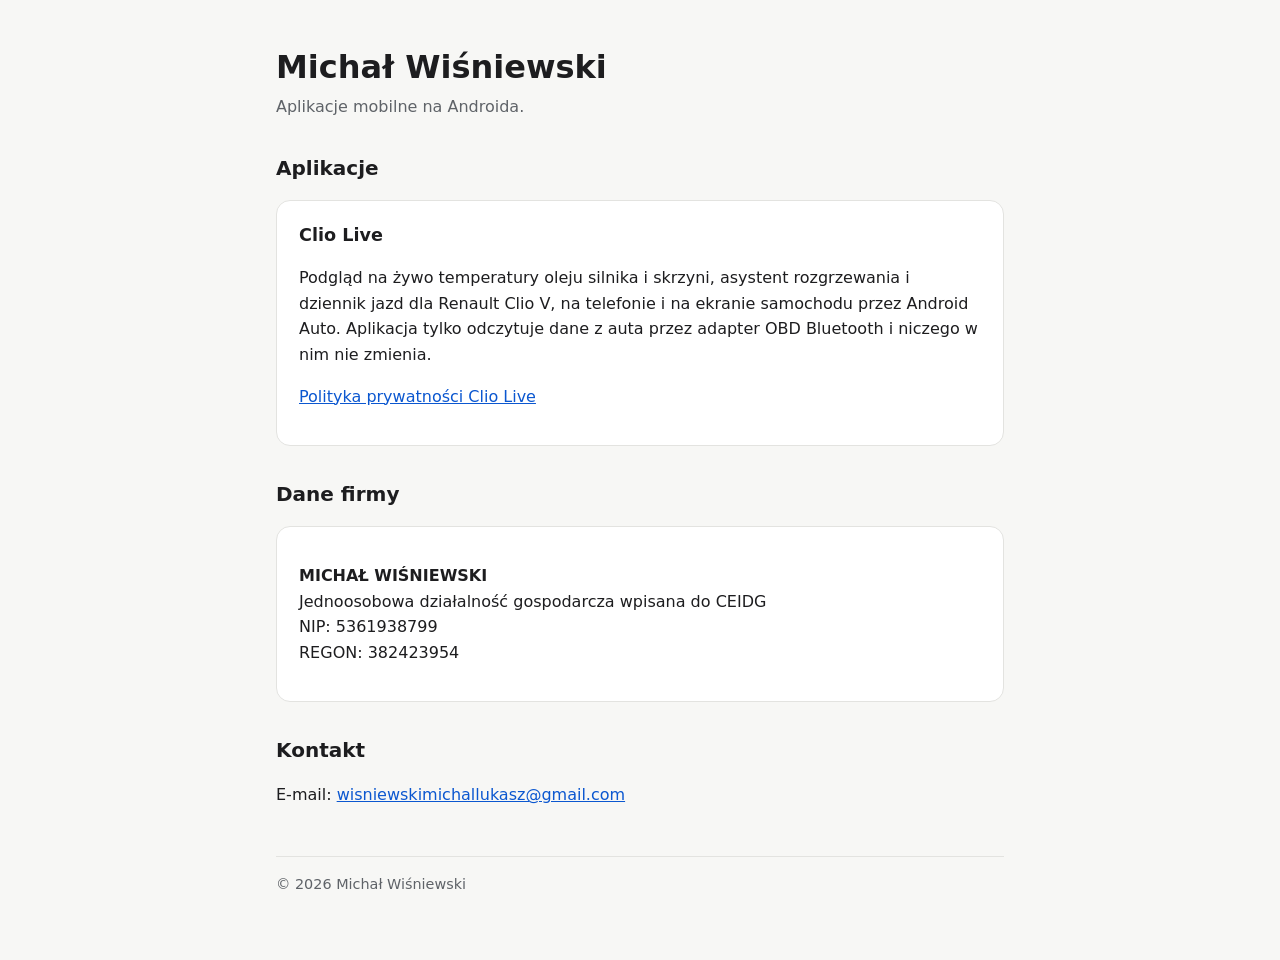
<file: index.html>
<!doctype html>
<html lang="pl">
<head>
<meta charset="utf-8">
<meta name="viewport" content="width=device-width, initial-scale=1">
<title>Michał Wiśniewski — aplikacje</title>
<meta name="description" content="Aplikacje mobilne na Androida tworzone przez Michała Wiśniewskiego.">
<link rel="stylesheet" href="style.css">
</head>
<body>
<main>
<h1>Michał Wiśniewski</h1>
<p class="lead">Aplikacje mobilne na Androida.</p>

<h2>Aplikacje</h2>
<div class="card">
<h3>Clio Live</h3>
<p>Podgląd na żywo temperatury oleju silnika i skrzyni, asystent rozgrzewania i dziennik jazd dla Renault Clio V, na telefonie i na ekranie samochodu przez Android Auto. Aplikacja tylko odczytuje dane z auta przez adapter OBD Bluetooth i niczego w nim nie zmienia.</p>
<p><a href="clio-live/polityka-prywatnosci/">Polityka prywatności Clio Live</a></p>
</div>

<h2>Dane firmy</h2>
<div class="card">
<p><strong>MICHAŁ WIŚNIEWSKI</strong><br>
Jednoosobowa działalność gospodarcza wpisana do CEIDG<br>
NIP: 5361938799<br>
REGON: 382423954</p>
</div>

<h2>Kontakt</h2>
<p>E-mail: <a href="mailto:wisniewskimichallukasz@gmail.com">wisniewskimichallukasz@gmail.com</a></p>

<footer>© 2026 Michał Wiśniewski</footer>
</main>
</body>
</html>
</file>
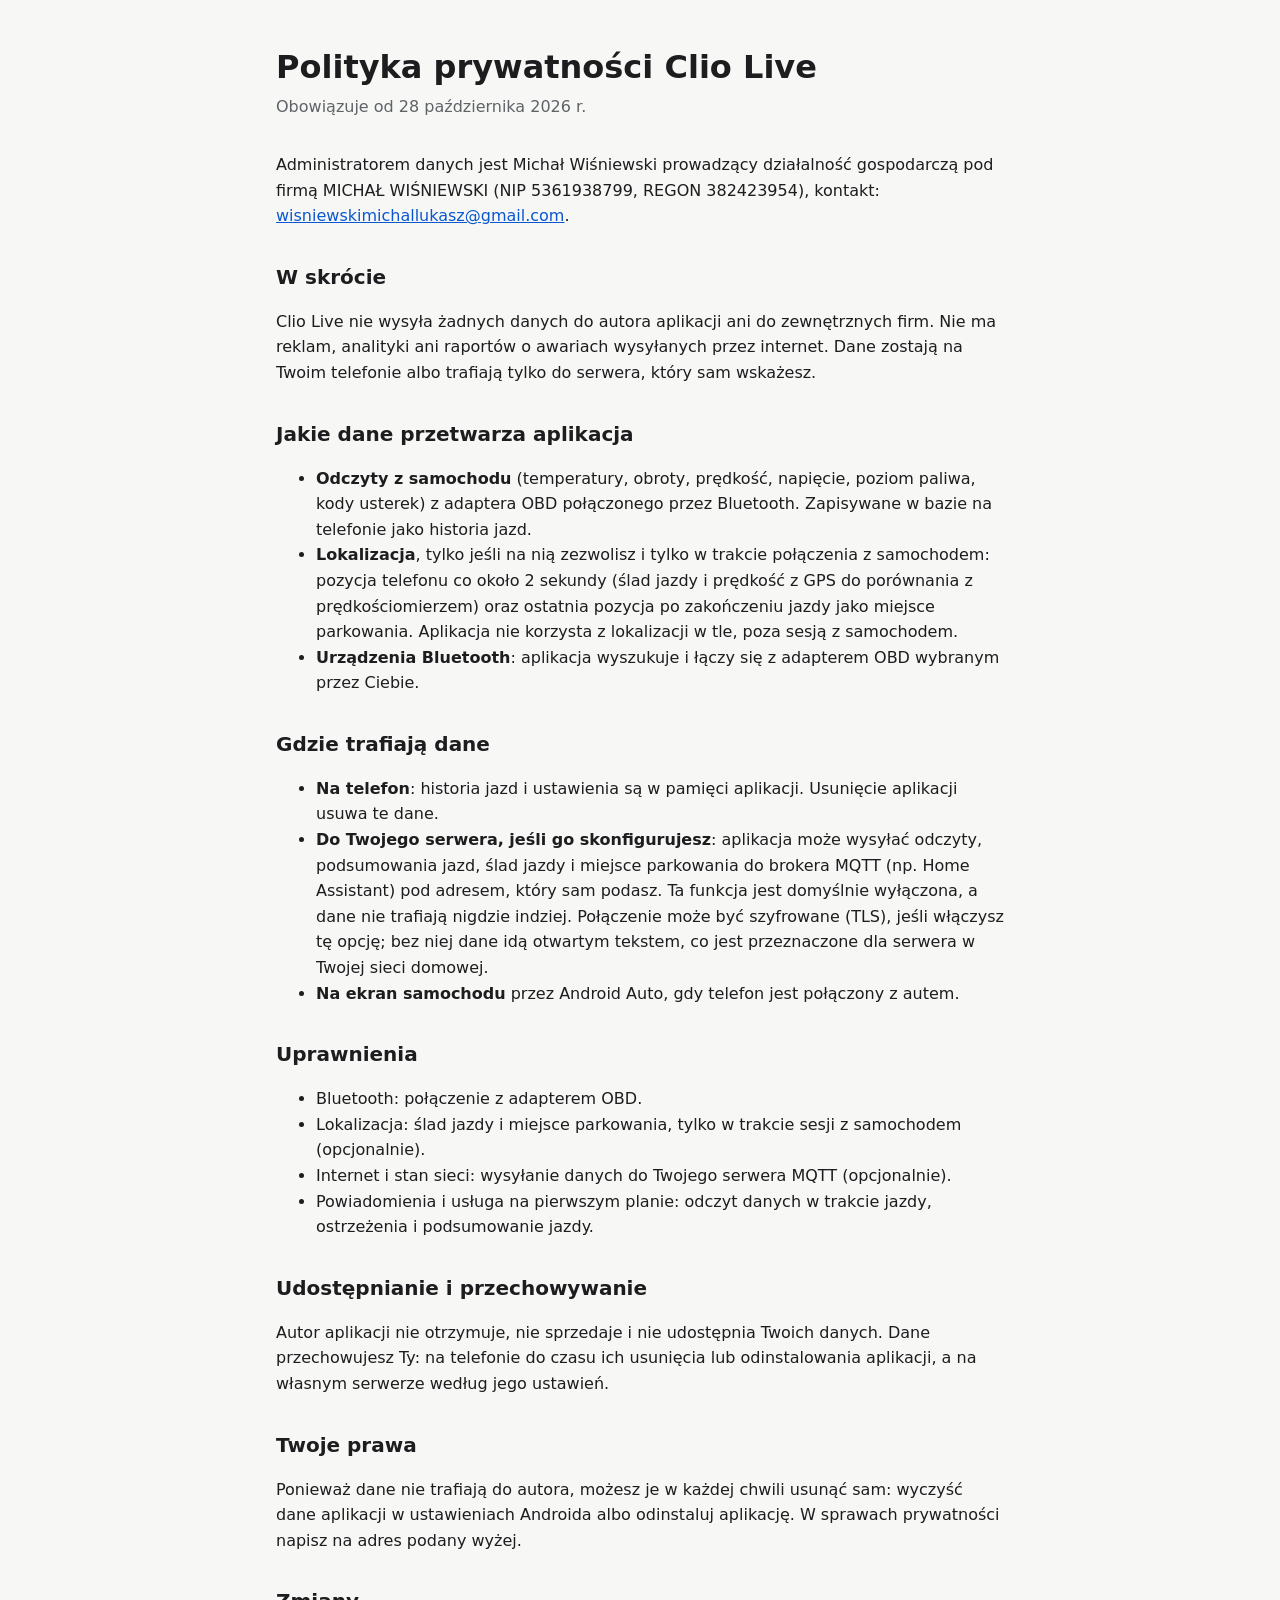
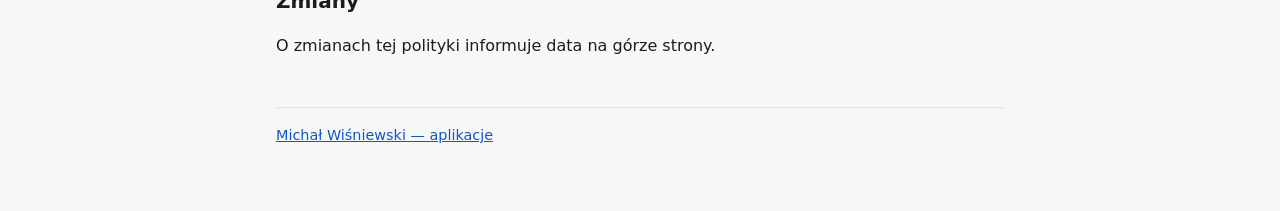
<file: clio-live/polityka-prywatnosci/index.html>
<!doctype html>
<html lang="pl">
<head>
<meta charset="utf-8">
<meta name="viewport" content="width=device-width, initial-scale=1">
<title>Clio Live — polityka prywatności</title>
<link rel="stylesheet" href="../../style.css">
</head>
<body>
<main>
<h1>Polityka prywatności Clio Live</h1>
<p class="lead">Obowiązuje od 28 października 2026 r.</p>

<p>Administratorem danych jest Michał Wiśniewski prowadzący działalność gospodarczą pod firmą MICHAŁ WIŚNIEWSKI (NIP 5361938799, REGON 382423954), kontakt: <a href="mailto:wisniewskimichallukasz@gmail.com">wisniewskimichallukasz@gmail.com</a>.</p>

<h2>W skrócie</h2>
<p>Clio Live nie wysyła żadnych danych do autora aplikacji ani do zewnętrznych firm. Nie ma reklam, analityki ani raportów o awariach wysyłanych przez internet. Dane zostają na Twoim telefonie albo trafiają tylko do serwera, który sam wskażesz.</p>

<h2>Jakie dane przetwarza aplikacja</h2>
<ul>
<li><strong>Odczyty z samochodu</strong> (temperatury, obroty, prędkość, napięcie, poziom paliwa, kody usterek) z adaptera OBD połączonego przez Bluetooth. Zapisywane w bazie na telefonie jako historia jazd.</li>
<li><strong>Lokalizacja</strong>, tylko jeśli na nią zezwolisz i tylko w trakcie połączenia z samochodem: pozycja telefonu co około 2 sekundy (ślad jazdy i prędkość z GPS do porównania z prędkościomierzem) oraz ostatnia pozycja po zakończeniu jazdy jako miejsce parkowania. Aplikacja nie korzysta z lokalizacji w tle, poza sesją z samochodem.</li>
<li><strong>Urządzenia Bluetooth</strong>: aplikacja wyszukuje i łączy się z adapterem OBD wybranym przez Ciebie.</li>
</ul>

<h2>Gdzie trafiają dane</h2>
<ul>
<li><strong>Na telefon</strong>: historia jazd i ustawienia są w pamięci aplikacji. Usunięcie aplikacji usuwa te dane.</li>
<li><strong>Do Twojego serwera, jeśli go skonfigurujesz</strong>: aplikacja może wysyłać odczyty, podsumowania jazd, ślad jazdy i miejsce parkowania do brokera MQTT (np. Home Assistant) pod adresem, który sam podasz. Ta funkcja jest domyślnie wyłączona, a dane nie trafiają nigdzie indziej. Połączenie może być szyfrowane (TLS), jeśli włączysz tę opcję; bez niej dane idą otwartym tekstem, co jest przeznaczone dla serwera w Twojej sieci domowej.</li>
<li><strong>Na ekran samochodu</strong> przez Android Auto, gdy telefon jest połączony z autem.</li>
</ul>

<h2>Uprawnienia</h2>
<ul>
<li>Bluetooth: połączenie z adapterem OBD.</li>
<li>Lokalizacja: ślad jazdy i miejsce parkowania, tylko w trakcie sesji z samochodem (opcjonalnie).</li>
<li>Internet i stan sieci: wysyłanie danych do Twojego serwera MQTT (opcjonalnie).</li>
<li>Powiadomienia i usługa na pierwszym planie: odczyt danych w trakcie jazdy, ostrzeżenia i podsumowanie jazdy.</li>
</ul>

<h2>Udostępnianie i przechowywanie</h2>
<p>Autor aplikacji nie otrzymuje, nie sprzedaje i nie udostępnia Twoich danych. Dane przechowujesz Ty: na telefonie do czasu ich usunięcia lub odinstalowania aplikacji, a na własnym serwerze według jego ustawień.</p>

<h2>Twoje prawa</h2>
<p>Ponieważ dane nie trafiają do autora, możesz je w każdej chwili usunąć sam: wyczyść dane aplikacji w ustawieniach Androida albo odinstaluj aplikację. W sprawach prywatności napisz na adres podany wyżej.</p>

<h2>Zmiany</h2>
<p>O zmianach tej polityki informuje data na górze strony.</p>

<footer><a href="../../">Michał Wiśniewski — aplikacje</a></footer>
</main>
</body>
</html>
</file>
<file: style.css>
:root{--bg:#f7f7f5;--fg:#1d1d1f;--muted:#5f6368;--card:#fff;--line:#e3e3e0;--accent:#0b57d0}
@media (prefers-color-scheme:dark){:root{--bg:#0e0f11;--fg:#ececec;--muted:#a0a4ab;--card:#17191c;--line:#2a2d31;--accent:#8ab4f8}}
*{box-sizing:border-box}
body{margin:0;background:var(--bg);color:var(--fg);font:16px/1.6 system-ui,-apple-system,"Segoe UI",Roboto,sans-serif}
main{max-width:760px;margin:0 auto;padding:48px 16px 64px}
h1{font-size:2rem;line-height:1.2;margin:0 0 8px}
h2{font-size:1.25rem;margin:32px 0 8px}
p,li{color:var(--fg)}
.lead{color:var(--muted);margin:0 0 32px}
.card{background:var(--card);border:1px solid var(--line);border-radius:14px;padding:20px 22px;margin:16px 0}
.card h3{margin:0 0 6px;font-size:1.1rem}
a{color:var(--accent)}
footer{margin-top:48px;color:var(--muted);font-size:.9rem;border-top:1px solid var(--line);padding-top:16px}
</file>
